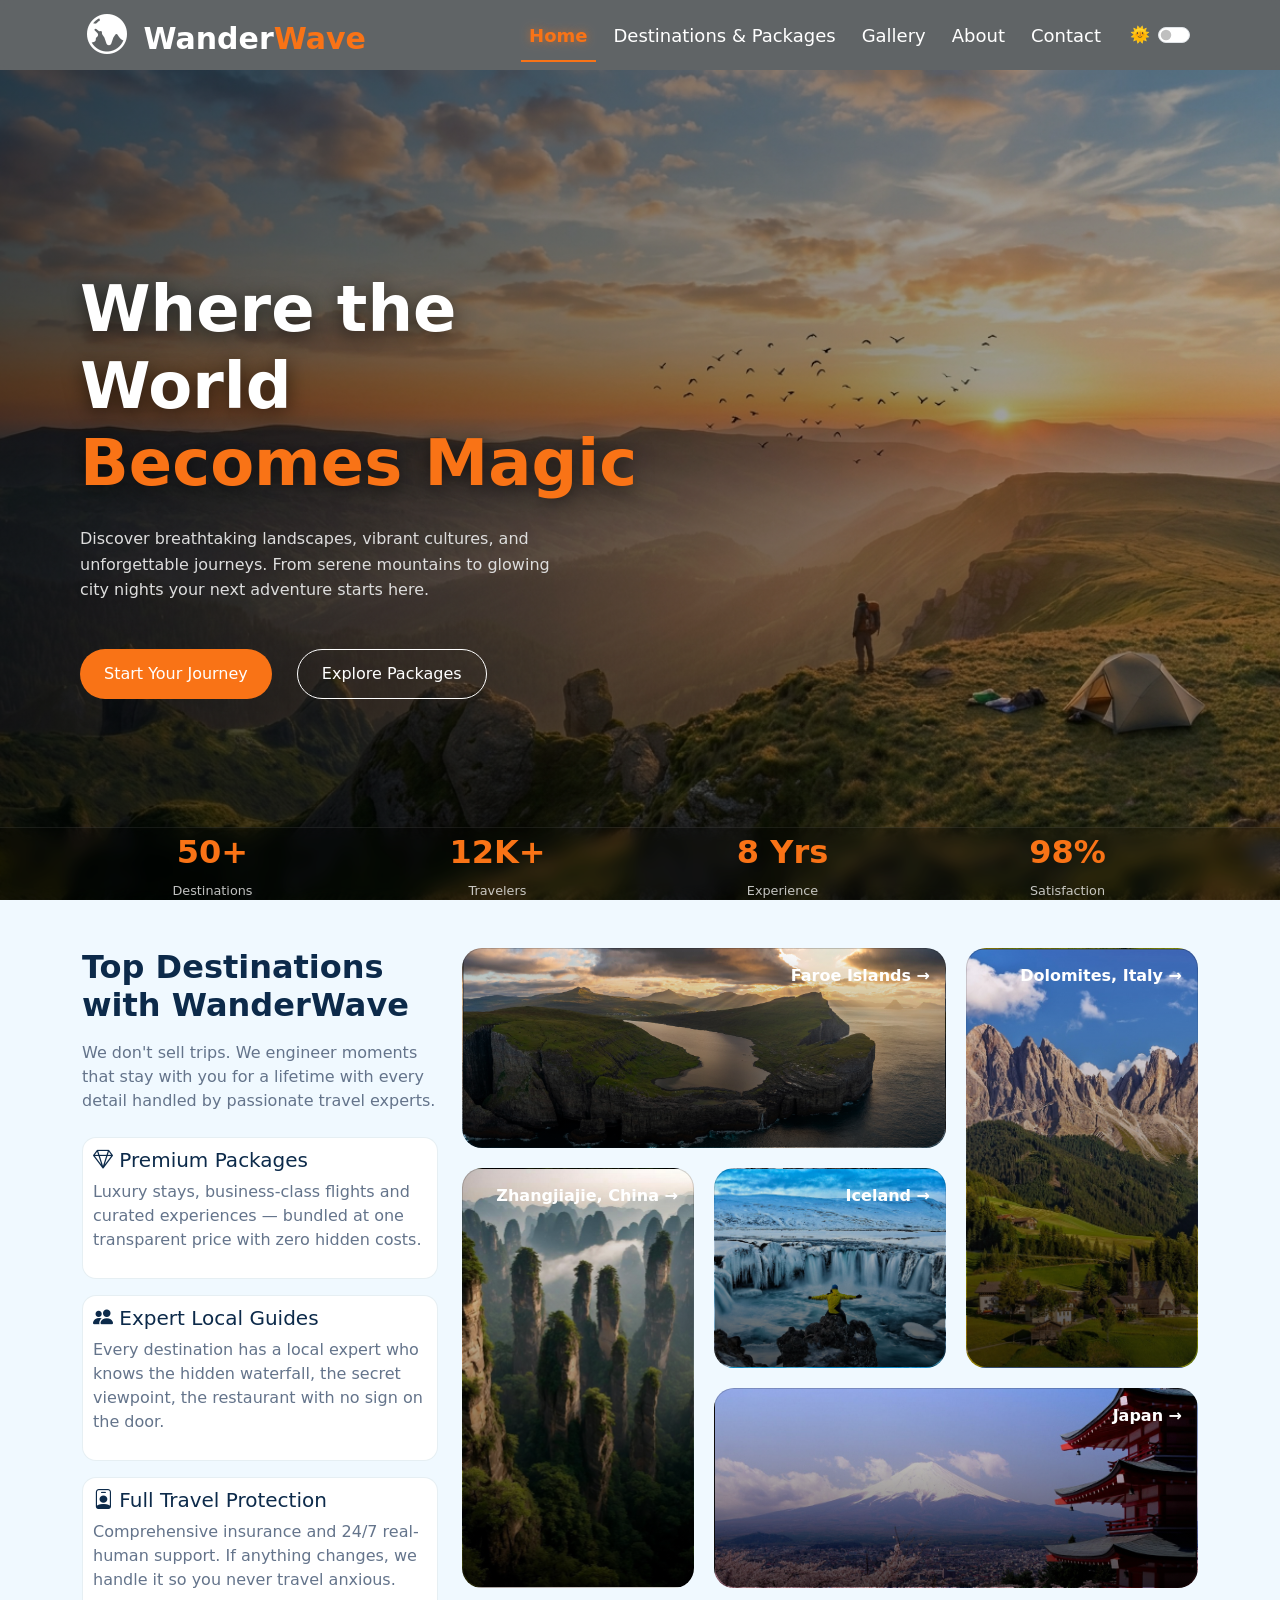
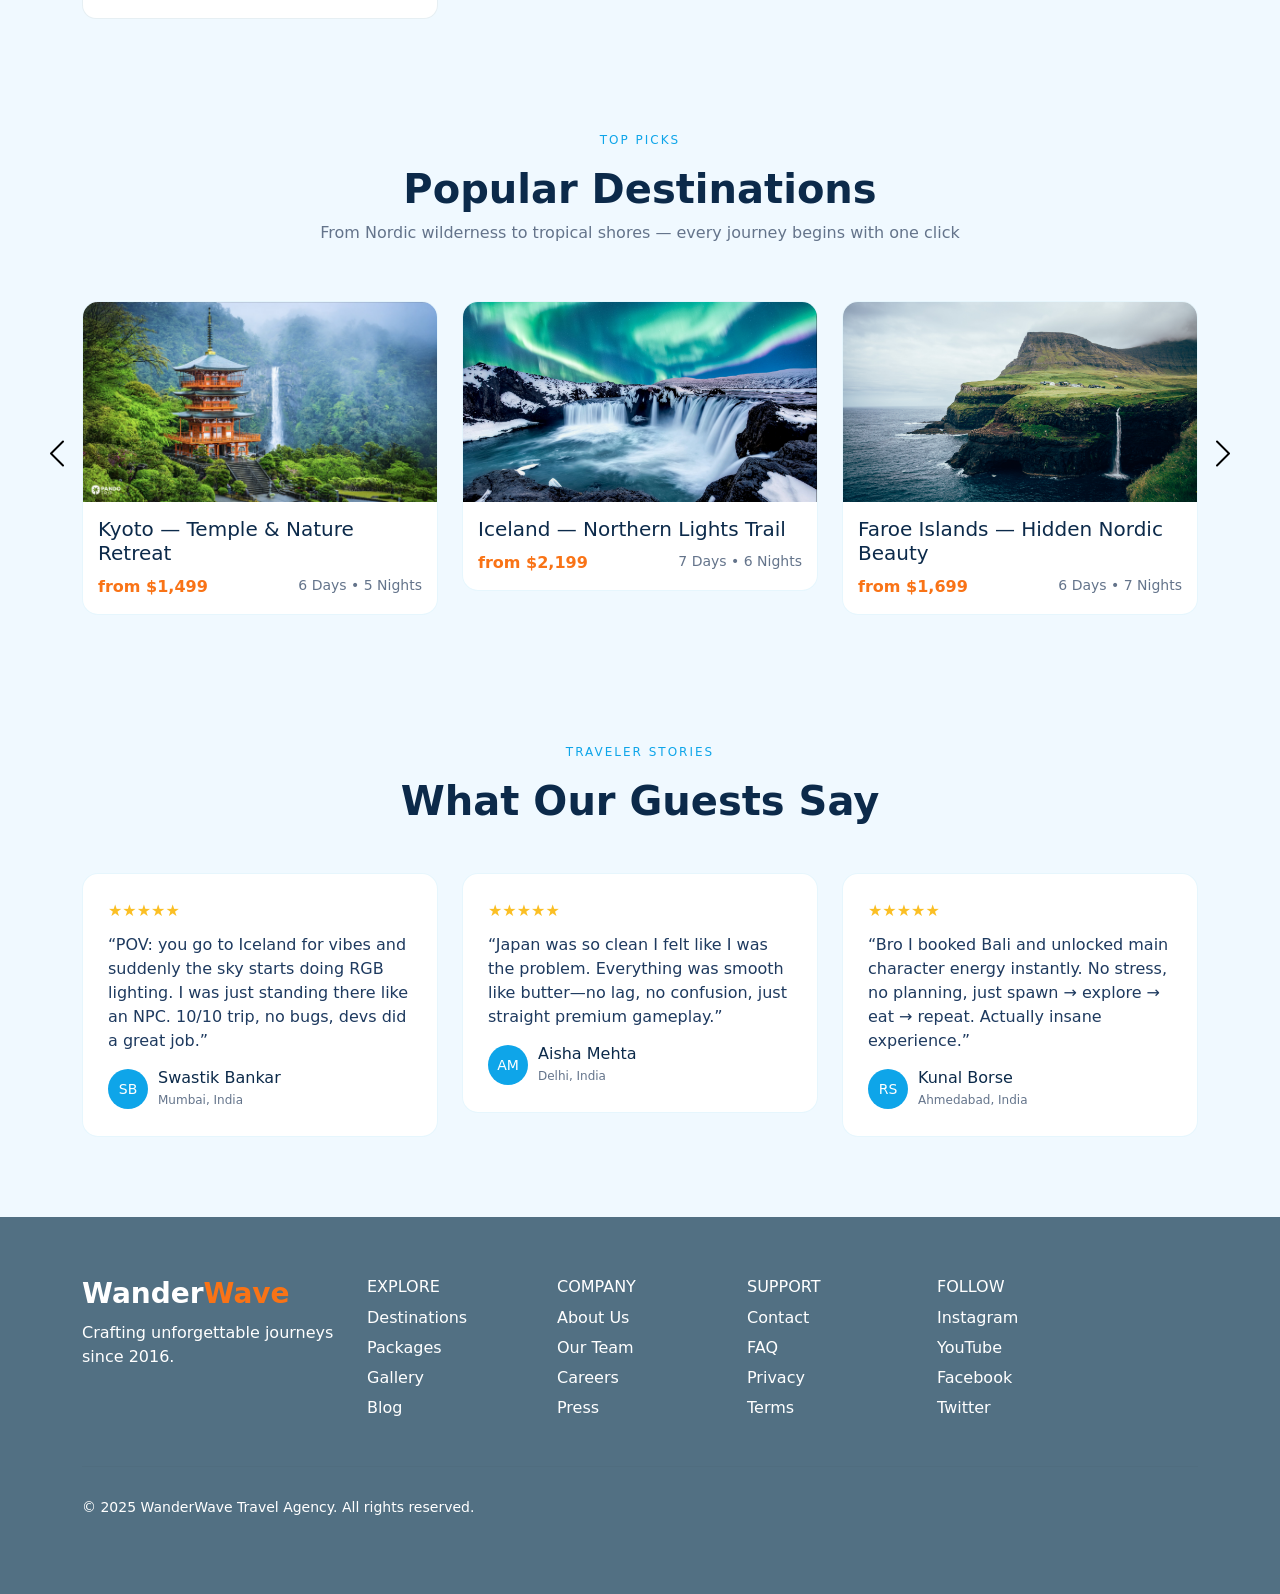
<file: index.html>
<!DOCTYPE html>
<html lang="en">
<head>
  <meta charset="UTF-8">
  <meta name="viewport" content="width=device-width, initial-scale=1.0">
  <title>WanderWave</title>
   <link rel="icon" href="images/favicon.ico">
  

  <link rel="stylesheet" href="https://cdn.jsdelivr.net/npm/bootstrap-icons@1.13.1/font/bootstrap-icons.min.css">

  

  <link href="https://cdn.jsdelivr.net/npm/bootstrap@5.3.8/dist/css/bootstrap.min.css" rel="stylesheet">
  <link rel="stylesheet" href="css/style.css">



  <link href="https://unpkg.com/aos@2.3.1/dist/aos.css" rel="stylesheet">


 


</head>
<body>

<!-- Navbar -->
<nav class="navbar navbar-expand-lg ">
  <div class="container">
    <a class="navbar-brand" href="index.html"> <i class="bi bi-globe-central-south-asia"></i> Wander<span class="wave">Wave</span></a>

    <button class="navbar-toggler" type="button" data-bs-toggle="collapse" data-bs-target="#navbarNavDropdown">
      <span class="navbar-toggler-icon"></span>
    </button>

    <div class="collapse navbar-collapse" id="navbarNavDropdown">
      <ul class="navbar-nav ms-auto">
        <li class="nav-item"><a class="nav-link active" href="index.html">Home</a></li>
        <li class="nav-item"><a class="nav-link " href="destinations.html">Destinations & Packages</a></li>
        
        <li class="nav-item"><a class="nav-link " href="gallery.html">Gallery</a></li>
        <li class="nav-item"><a class="nav-link " href="about.html">About</a></li>
        <li class="nav-item"><a class="nav-link " href="contact.html">Contact</a></li>

        <li class="toggle nav-item ms-3 d-flex align-items-center gap-2">

  <!-- Emoji -->
  <span id="themeIcon">🌞</span>

  <!-- Toggle -->
  <div class="form-check form-switch m-0">
    <input class="form-check-input" type="checkbox" id="themeToggle">
  </div>

</li>

        
        
      </ul>
    </div>
    
  </div>
</nav>


<section class="hero">
  <div class="hero-content">
    
    <h1>
  Where the World <br>
  <span class="highlight">Becomes Magic</span>
</h1>

<p class="hero-desc">
  Discover breathtaking landscapes, vibrant cultures, and unforgettable journeys. 
  From serene mountains to glowing city nights your next adventure starts here.
</p>

<div class="hero-btns">
  <button class="btn-main" onclick="window.location.href='contact.html'">Start Your Journey</button>
  <button class="btn-outline" onclick="window.location.href='destinations.html'">Explore Packages</button>
</div>


  </div>
</section>



<!-- STATS BAR -->
<div class="stats-bar fade-up-5">
    <div class="container">
      <div class="row text-center">
        <div class="col-3 stat"><div class="stat-n">50+</div><div class="stat-l">Destinations</div></div>
        <div class="col-3 stat"><div class="stat-n">12K+</div><div class="stat-l">Travelers</div></div>
        <div class="col-3 stat"><div class="stat-n">8 Yrs</div><div class="stat-l">Experience</div></div>
        <div class="col-3 stat"><div class="stat-n">98%</div><div class="stat-l">Satisfaction</div></div>
      </div>
    </div>
  </div>





  <section class="destinations py-5">
  <div class="container">
    <div class="row">

      <!-- LEFT CONTENT -->
      <div class="col-lg-4">
        <h2 class="fw-bold mb-3">Top Destinations with WanderWave</h2>
        <p class="text-muted mb-4">
          We don't sell trips. We engineer moments that stay with you for a lifetime with every detail handled by passionate travel experts.
        </p>

        <!-- Feature Cards -->
        <div class="feature-card mb-3" data-aos="fade-up-right" data-aos-delay="200">
          <h5><i class="bi bi-gem"></i>  Premium Packages</h5>
          <p>Luxury stays, business-class flights and curated experiences — bundled at one transparent price with zero hidden costs.</p>
        </div>

        <div class="feature-card mb-3" data-aos="fade-up-right" data-aos-delay="200">
          <h5><i class="bi bi-people-fill"></i>  Expert Local Guides</h5>
          <p>Every destination has a local expert who knows the hidden waterfall, the secret viewpoint, the restaurant with no sign on the door.</p>
        </div>

        <div class="feature-card mb-3" data-aos="fade-up-right" data-aos-delay="200">
          <h5><i class="bi bi-person-badge"></i> Full Travel Protection</h5>
          <p>Comprehensive insurance and 24/7 real-human support. If anything changes, we handle it so you never travel anxious.</p>
        </div>

        
      </div>

      <!-- RIGHT GRID -->
      <div class="col-lg-8">
  <div class="dest-grid">

    <div class="grid-item japan" data-aos="fade-right" data-aos-delay="200">
      <div class="card">
        <span>Faroe Islands →</span>
      </div>
    </div>

    <div class="grid-item korea" data-aos="fade-down" data-aos-delay="200">
      <div class="card">
        <span>Dolomites, Italy →</span>
      </div>
    </div>

    <div class="grid-item malaysia" data-aos="fade-up" data-aos-delay="200">
      <div class="card">
        <span>Zhangjiajie, China →</span>
      </div>
    </div>

    <div class="grid-item bali" data-aos="flip-up" data-aos-delay="200">
      <div class="card">
        <span>Iceland →</span>
      </div>
    </div>

    <div class="grid-item vietnam" data-aos="fade-left" data-aos-delay="200">
      <div class="card">
        <span>Japan →</span>
      </div>
    </div>

  </div>
</div>
    </div>
  </div>
</section>




<section class="popular-section py-5">
  <div class="container">

    <!-- Heading -->
    <div class="text-center mb-5">
      <p class="small-title">TOP PICKS</p>
      <h2 class="main-title">Popular Destinations</h2>
      <p class="sub-title">
        From Nordic wilderness to tropical shores — every journey begins with one click
      </p>
    </div>

    <!-- Carousel -->
    <div id="cardCarousel" class="carousel slide" data-bs-ride="carousel">
      
      <div class="carousel-inner">

        <!-- Slide 1 -->
        <div class="carousel-item active">
          <div class="row g-4">

            <div class="col-md-4" data-aos="fade-up" data-aos-delay="100">
              <div class="card-custom">
                <img src="../images/Popular/d1.png" class="card-img">
                <div class="card-body">
                  <h5>Kyoto — Temple & Nature Retreat</h5>
                  <div class="card-bottom">
                    <span class="price">from $1,499</span>
                    <span class="days">6 Days • 5 Nights</span>
                  </div>
                </div>
              </div>
            </div>

            <div class="col-md-4" data-aos="fade-up" data-aos-delay="100">
              <div class="card-custom" >
                <img src="../images/Popular/d2.png" class="card-img">
                <div class="card-body">
                  <h5>Iceland — Northern Lights Trail</h5>
                  <div class="card-bottom">
                    <span class="price">from $2,199</span>
                    <span class="days">7 Days • 6 Nights</span>
                  </div>
                </div>
              </div>
            </div>

            <div class="col-md-4" data-aos="fade-up" data-aos-delay="100">
              <div class="card-custom">
                <img src="../images/Popular/d3.png" class="card-img">
                <div class="card-body">
                  <h5>Faroe Islands — Hidden Nordic Beauty</h5>
                  <div class="card-bottom">
                    <span class="price">from $1,699</span>
                    <span class="days">6 Days • 7 Nights</span>
                  </div>
                </div>
              </div>
            </div>

          </div>
        </div>

        <!-- Slide 2 -->
        <div class="carousel-item">
          <div class="row g-4">

            <div class="col-md-4" data-aos="fade-up" data-aos-delay="100">
              <div class="card-custom">
                <img src="../images/Popular/d4.png" class="card-img">
                <div class="card-body">
                  <h5>Santorini — Sunset Paradise</h5>
                  <div class="card-bottom">
                    <span class="price">from $1,499</span>
                    <span class="days">6 Days • 5 Nights</span>
                  </div>
                </div>
              </div>
            </div>

            <div class="col-md-4" data-aos="fade-up" data-aos-delay="100">
              <div class="card-custom">
                <img src="../images/Popular/d5.png" class="card-img">
                <div class="card-body">
                  <h5>Dolomites — Alpine Escape</h5>
                  <div class="card-bottom">
                    <span class="price">from $1,699</span>
                    <span class="days">6 Days • 5 Nights</span>
                  </div>
                </div>
              </div>
            </div>

            <div class="col-md-4" data-aos="fade-up" data-aos-delay="100">
              <div class="card-custom">
                <img src="../images/Popular/d6.png" class="card-img">
                <div class="card-body">
                  <h5>Zhangjiajie — Avatar Mountains</h5>
                  <div class="card-bottom">
                    <span class="price">from $1,700</span>
                    <span class="days">9 Days • 8 Nights</span>
                  </div>
                </div>
              </div>
            </div>

          </div>
        </div>

      </div>

      <!-- Controls -->
      <button class="carousel-control-prev" type="button" data-bs-target="#cardCarousel" data-bs-slide="prev">
        <span class="carousel-control-prev-icon"></span>
      </button>

      <button class="carousel-control-next" type="button" data-bs-target="#cardCarousel" data-bs-slide="next">
        <span class="carousel-control-next-icon"></span>
      </button>

    </div>
  </div>
</section>



<section class="testi-section">
  <div class="container">

    <div class="text-center mb-5">
      <p class="small-title">TRAVELER STORIES</p>
      <h2 class="main-title">What Our Guests Say</h2>
    </div>

    <div class="row g-4">

      <div class="col-md-4">
        <div class="testi-card" data-aos="fade-up" data-aos-delay="300">
          <div class="stars">★★★★★</div>
          <p class="testi-text">
            “POV: you go to Iceland for vibes and suddenly the sky starts doing RGB lighting. I was just standing there like an NPC. 10/10 trip, no bugs, devs did a great job.”
          </p>

          <div class="user">
            <div class="avatar">SB</div>
            <div>
              <h6>Swastik Bankar</h6>
              <span>Mumbai, India</span>
            </div>
          </div>
        </div>
      </div>

      <div class="col-md-4">
        <div class="testi-card" data-aos="fade-up" data-aos-delay="100">
          <div class="stars">★★★★★</div>
          <p class="testi-text">
            “Japan was so clean I felt like I was the problem. Everything was smooth like butter—no lag, no confusion, just straight premium gameplay.”
          </p>

          <div class="user">
            <div class="avatar">AM</div>
            <div>
              <h6>Aisha Mehta</h6>
              <span>Delhi, India</span>
            </div>
          </div>
        </div>
      </div>

      <div class="col-md-4">
        <div class="testi-card" data-aos="fade-up" data-aos-delay="300">
          <div class="stars">★★★★★</div>
          <p class="testi-text">
            “Bro I booked Bali and unlocked main character energy instantly. No stress, no planning, just spawn → explore → eat → repeat. Actually insane experience.”
          </p>

          <div class="user">
            <div class="avatar">RS</div>
            <div>
              <h6>Kunal Borse</h6>
              <span>Ahmedabad, India</span>
            </div>
          </div>
        </div>
      </div>

    </div>
  </div>
</section>



<footer class="footer-section">
  <div class="container">

    <div class="row">

      <!-- LEFT -->
      <div class="col-md-3">
        <h3 class="logo">Wander<span>Wave</span></h3>
        <p class="tagline">
          Crafting unforgettable journeys since 2016.
        </p>
      </div>

      <!-- EXPLORE -->
      <div class="col-md-2">
        <h6>EXPLORE</h6>
        <ul>
          <li>Destinations</li>
          <li>Packages</li>
          <li>Gallery</li>
          <li>Blog</li>
        </ul>
      </div>

      <!-- COMPANY -->
      <div class="col-md-2">
        <h6>COMPANY</h6>
        <ul>
          <li>About Us</li>
          <li>Our Team</li>
          <li>Careers</li>
          <li>Press</li>
        </ul>
      </div>

      <!-- SUPPORT -->
      <div class="col-md-2">
        <h6>SUPPORT</h6>
        <ul>
          <li>Contact</li>
          <li>FAQ</li>
          <li>Privacy</li>
          <li>Terms</li>
        </ul>
      </div>

      <!-- FOLLOW -->
      <div class="col-md-3">
        <h6>FOLLOW</h6>
        <ul>
          <li>Instagram</li>
          <li>YouTube</li>
          <li>Facebook</li>
          <li>Twitter</li>
        </ul>
      </div>

    </div>

    <hr>

    <p class="copyright">
      © 2025 WanderWave Travel Agency. All rights reserved.
    </p>

  </div>
</footer>




<!--Bootstrap JS -->
<script src="https://cdn.jsdelivr.net/npm/bootstrap@5.3.8/dist/js/bootstrap.bundle.min.js"></script>
<script src="js/toggle.js"></script>

<script src="https://unpkg.com/aos@2.3.1/dist/aos.js"></script>
<script>
  AOS.init({
    duration: 800,
    once: true
  });
</script>

</body>
</html>
</file>
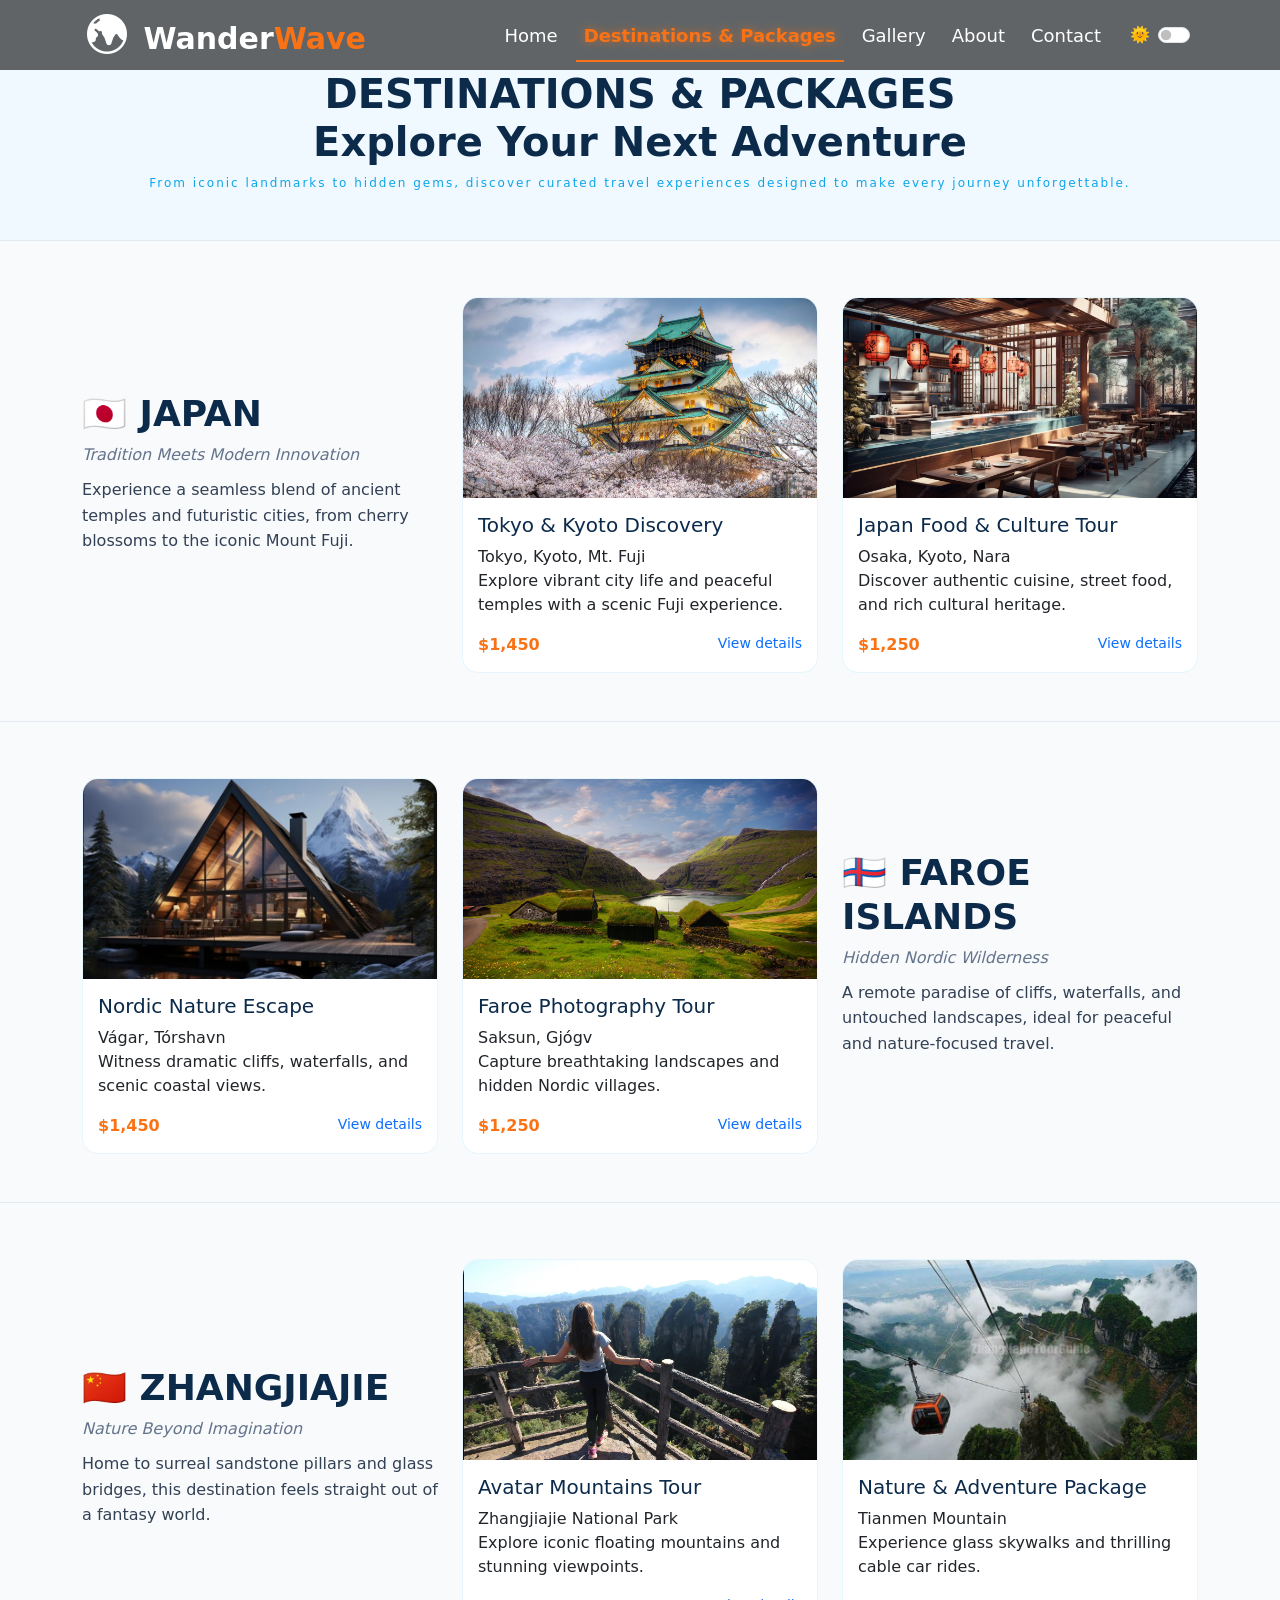
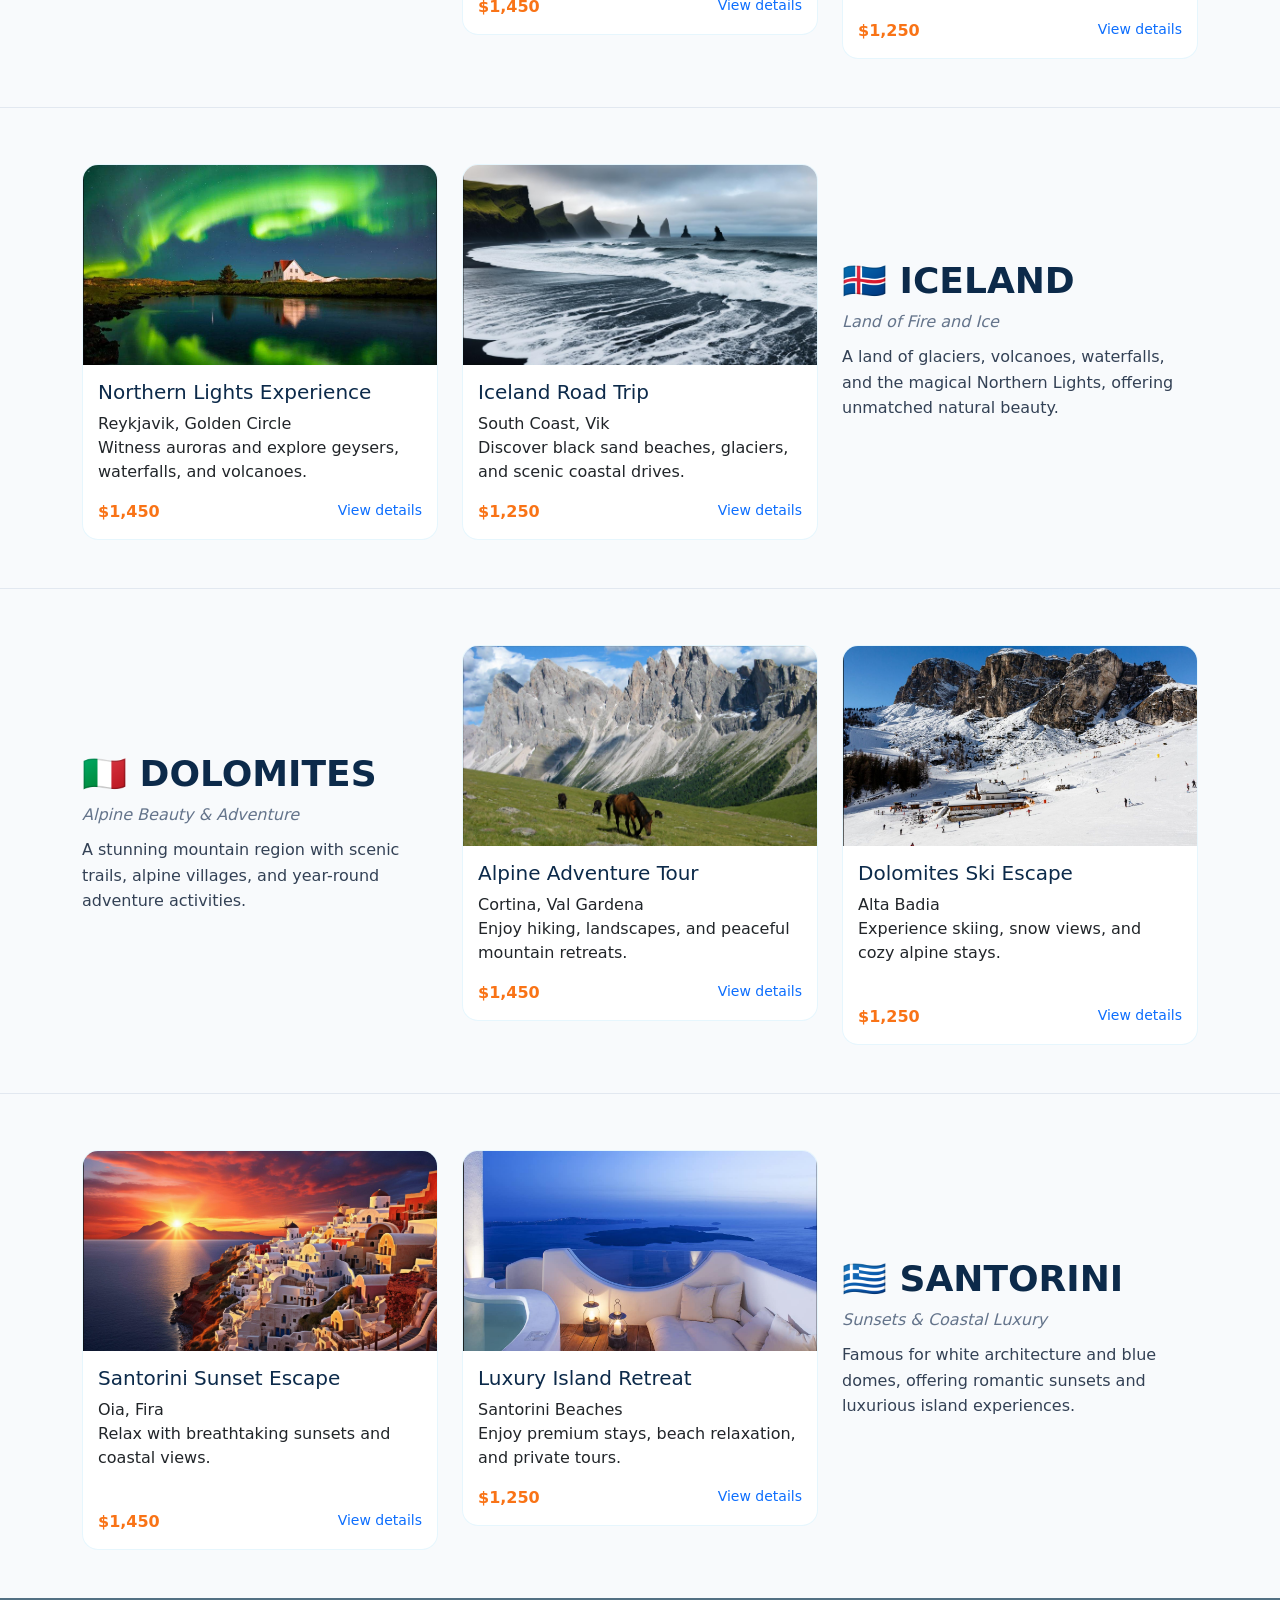
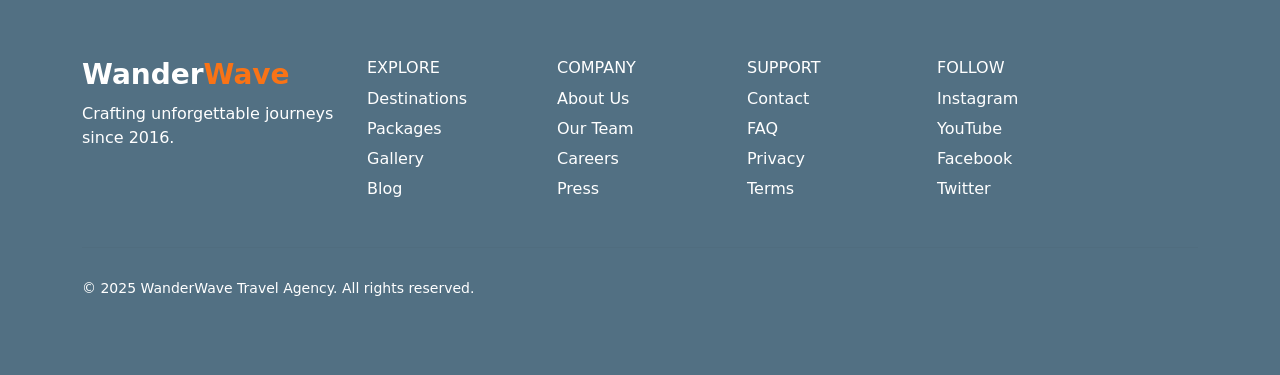
<file: destinations.html>
<!doctype html>
<html lang="en">
  <head>
    <meta charset="UTF-8" />
    <meta name="viewport" content="width=device-width, initial-scale=1.0" />
    <title>WanderWave</title>
   <link rel="icon" href="images/favicon.ico">

    <link
      rel="stylesheet"
      href="https://cdn.jsdelivr.net/npm/bootstrap-icons@1.13.1/font/bootstrap-icons.min.css"
    />

    <link
      href="https://cdn.jsdelivr.net/npm/bootstrap@5.3.8/dist/css/bootstrap.min.css"
      rel="stylesheet"
    />
    <link rel="stylesheet" href="css/style.css" />

    <link href="https://unpkg.com/aos@2.3.1/dist/aos.css" rel="stylesheet" />
    <link rel="icon" type="image/png" sizes="32x32" href="/favicon-32x32.png">
  </head>
  <body>
    <!-- Navbar -->
    <nav class="navbar navbar-expand-lg">
      <div class="container">
        <a class="navbar-brand" href="index.html">
          <i class="bi bi-globe-central-south-asia"></i> Wander<span
            class="wave"
            >Wave</span
          ></a
        >

        <button
          class="navbar-toggler"
          type="button"
          data-bs-toggle="collapse"
          data-bs-target="#navbarNavDropdown"
        >
          <span class="navbar-toggler-icon"></span>
        </button>

        <div class="collapse navbar-collapse" id="navbarNavDropdown">
          <ul class="navbar-nav ms-auto">
            <li class="nav-item">
              <a class="nav-link" href="index.html">Home</a>
            </li>
            <li class="nav-item">
              <a class="nav-link active" href="destinations.html"
                >Destinations & Packages</a
              >
            </li>

            <li class="nav-item">
              <a class="nav-link" href="gallery.html">Gallery</a>
            </li>
            <li class="nav-item">
              <a class="nav-link" href="about.html">About</a>
            </li>
            <li class="nav-item">
              <a class="nav-link" href="contact.html">Contact</a>
            </li>

            <li class="toggle nav-item ms-3 d-flex align-items-center gap-2">
              <!-- Emoji -->
              <span id="themeIcon">🌞</span>

              <!-- Toggle -->
              <div class="form-check form-switch m-0">
                <input
                  class="form-check-input"
                  type="checkbox"
                  id="themeToggle"
                />
              </div>
            </li>
          </ul>
        </div>
      </div>
    </nav>

    <div class="text-center mb-5">
      <h2 class="main-title">
        DESTINATIONS & PACKAGES <br />
        Explore Your Next Adventure
      </h2>
      <p class="small-title">
        From iconic landmarks to hidden gems, discover curated travel
        experiences designed to make every journey unforgettable.
      </p>
    </div>

    <section class="destination-block py-5">
      <div class="container">
        <div class="row align-items-center">
          <!-- LEFT: INFO -->
          <div class="col-lg-4" data-aos="fade-right" data-aos-delay="200">
            <h2 class="dest-title">🇯🇵 JAPAN</h2>
            <p class="dest-tag">Tradition Meets Modern Innovation</p>
            <p class="dest-desc">
              Experience a seamless blend of ancient temples and futuristic
              cities, from cherry blossoms to the iconic Mount Fuji.
            </p>
          </div>

          <!-- RIGHT: PACKAGES -->
          <div class="col-lg-8">
            <div class="row g-4">
              <!-- CARD 1 -->
              <div class="col-md-6" data-aos="fade-up" data-aos-delay="300">
                <div class="card-custom">
                  <img src="images/dandp/p1.png" class="card-img" />
                  <div class="card-body">
                    <h5>Tokyo & Kyoto Discovery</h5>
                    <p>
                      Tokyo, Kyoto, Mt. Fuji <br />
                      Explore vibrant city life and peaceful temples with a
                      scenic Fuji experience.
                    </p>
                    <div class="card-bottom">
                      <span class="price">$1,450</span>
                      <span class="days"><a href="#">View details</a></span>
                    </div>
                  </div>
                </div>
              </div>

              <!-- CARD 2 -->
              <div class="col-md-6" data-aos="fade-up" data-aos-delay="300">
                <div class="card-custom">
                  <img src="images/dandp/p2.png" class="card-img" />
                  <div class="card-body">
                    <h5>Japan Food & Culture Tour</h5>
                    <p>
                      Osaka, Kyoto, Nara <br />
                      Discover authentic cuisine, street food, and rich cultural
                      heritage.
                    </p>
                    <div class="card-bottom">
                      <span class="price">$1,250</span>
                      <span class="days"><a href="#">View details</a></span>
                    </div>
                  </div>
                </div>
              </div>
            </div>
          </div>
        </div>
      </div>
    </section>

    <section class="destination-block py-5">
      <div class="container">
        <div class="row align-items-center flex-lg-row-reverse">
          <!-- LEFT: INFO -->
          <div class="col-lg-4" data-aos="fade-left" data-aos-delay="300">
            <h2 class="dest-title">🇫🇴 FAROE ISLANDS</h2>
            <p class="dest-tag">Hidden Nordic Wilderness</p>
            <p class="dest-desc">
              A remote paradise of cliffs, waterfalls, and untouched landscapes,
              ideal for peaceful and nature-focused travel.
            </p>
          </div>

          <!-- RIGHT: PACKAGES -->
          <div class="col-lg-8">
            <div class="row g-4">
              <!-- CARD 1 -->
              <div class="col-md-6" data-aos="fade-up" data-aos-delay="300">
                <div class="card-custom">
                  <img src="images/dandp/p3.png" class="card-img" />
                  <div class="card-body">
                    <h5>Nordic Nature Escape</h5>
                    <p>
                      Vágar, Tórshavn <br />
                      Witness dramatic cliffs, waterfalls, and scenic coastal
                      views.
                    </p>
                    <div class="card-bottom">
                      <span class="price">$1,450</span>
                      <span class="days"><a href="#">View details</a></span>
                    </div>
                  </div>
                </div>
              </div>

              <!-- CARD 2 -->
              <div class="col-md-6" data-aos="fade-up" data-aos-delay="300">
                <div class="card-custom">
                  <img src="images/dandp/p4.png" class="card-img" />
                  <div class="card-body">
                    <h5>Faroe Photography Tour</h5>
                    <p>
                      Saksun, Gjógv <br />
                      Capture breathtaking landscapes and hidden Nordic
                      villages.
                    </p>
                    <div class="card-bottom">
                      <span class="price">$1,250</span>
                      <span class="days"><a href="#">View details</a></span>
                    </div>
                  </div>
                </div>
              </div>
            </div>
          </div>
        </div>
      </div>
    </section>

    <section class="destination-block py-5">
      <div class="container">
        <div class="row align-items-center">
          <!-- LEFT: INFO -->
          <div class="col-lg-4" data-aos="fade-right" data-aos-delay="300">
            <h2 class="dest-title">🇨🇳 ZHANGJIAJIE</h2>
            <p class="dest-tag">Nature Beyond Imagination</p>
            <p class="dest-desc">
              Home to surreal sandstone pillars and glass bridges, this
              destination feels straight out of a fantasy world.
            </p>
          </div>

          <!-- RIGHT: PACKAGES -->
          <div class="col-lg-8">
            <div class="row g-4">
              <!-- CARD 1 -->
              <div class="col-md-6" data-aos="fade-up" data-aos-delay="300">
                <div class="card-custom">
                  <img src="images/dandp/p5.png" class="card-img" />
                  <div class="card-body">
                    <h5>Avatar Mountains Tour</h5>
                    <p>
                      Zhangjiajie National Park <br />
                      Explore iconic floating mountains and stunning viewpoints.
                    </p>
                    <div class="card-bottom">
                      <span class="price">$1,450</span>
                      <span class="days"><a href="#">View details</a></span>
                    </div>
                  </div>
                </div>
              </div>

              <!-- CARD 2 -->
              <div class="col-md-6" data-aos="fade-up" data-aos-delay="300">
                <div class="card-custom">
                  <img src="images/dandp/p6.png" class="card-img" />
                  <div class="card-body">
                    <h5>Nature & Adventure Package</h5>
                    <p>
                      Tianmen Mountain <br />
                      Experience glass skywalks and thrilling cable car rides.
                      <br /><br />
                    </p>
                    <div class="card-bottom">
                      <span class="price">$1,250</span>
                      <span class="days"><a href="#">View details</a></span>
                    </div>
                  </div>
                </div>
              </div>
            </div>
          </div>
        </div>
      </div>
    </section>

    <section class="destination-block py-5">
      <div class="container">
        <div class="row align-items-center flex-lg-row-reverse">
          <!-- LEFT: INFO -->
          <div class="col-lg-4" data-aos="fade-left" data-aos-delay="300">
            <h2 class="dest-title">🇮🇸 ICELAND</h2>
            <p class="dest-tag">Land of Fire and Ice</p>
            <p class="dest-desc">
              A land of glaciers, volcanoes, waterfalls, and the magical
              Northern Lights, offering unmatched natural beauty.
            </p>
          </div>

          <!-- RIGHT: PACKAGES -->
          <div class="col-lg-8">
            <div class="row g-4">
              <!-- CARD 1 -->
              <div class="col-md-6" data-aos="fade-up" data-aos-delay="300">
                <div class="card-custom">
                  <img src="images/dandp/p7.png" class="card-img" />
                  <div class="card-body">
                    <h5>Northern Lights Experience</h5>
                    <p>
                      Reykjavik, Golden Circle <br />
                      Witness auroras and explore geysers, waterfalls, and
                      volcanoes.
                    </p>
                    <div class="card-bottom">
                      <span class="price">$1,450</span>
                      <span class="days"><a href="#">View details</a></span>
                    </div>
                  </div>
                </div>
              </div>

              <!-- CARD 2 -->
              <div class="col-md-6" data-aos="fade-up" data-aos-delay="300">
                <div class="card-custom">
                  <img src="images/dandp/p8.png" class="card-img" />
                  <div class="card-body">
                    <h5>Iceland Road Trip</h5>
                    <p>
                      South Coast, Vik <br />
                      Discover black sand beaches, glaciers, and scenic coastal
                      drives.
                    </p>
                    <div class="card-bottom">
                      <span class="price">$1,250</span>
                      <span class="days"><a href="#">View details</a></span>
                    </div>
                  </div>
                </div>
              </div>
            </div>
          </div>
        </div>
      </div>
    </section>

    <section class="destination-block py-5">
      <div class="container">
        <div class="row align-items-center">
          <!-- LEFT: INFO -->
          <div class="col-lg-4" data-aos="fade-right" data-aos-delay="300">
            <h2 class="dest-title">🇮🇹 DOLOMITES</h2>
            <p class="dest-tag">Alpine Beauty & Adventure</p>
            <p class="dest-desc">
              A stunning mountain region with scenic trails, alpine villages,
              and year-round adventure activities.
            </p>
          </div>

          <!-- RIGHT: PACKAGES -->
          <div class="col-lg-8">
            <div class="row g-4">
              <!-- CARD 1 -->
              <div class="col-md-6" data-aos="fade-up" data-aos-delay="300">
                <div class="card-custom">
                  <img src="images/dandp/p9.png" class="card-img" />
                  <div class="card-body">
                    <h5>Alpine Adventure Tour</h5>
                    <p>
                      Cortina, Val Gardena <br />
                      Enjoy hiking, landscapes, and peaceful mountain retreats.
                    </p>
                    <div class="card-bottom">
                      <span class="price">$1,450</span>
                      <span class="days"><a href="#">View details</a></span>
                    </div>
                  </div>
                </div>
              </div>

              <!-- CARD 2 -->
              <div class="col-md-6" data-aos="fade-up" data-aos-delay="300">
                <div class="card-custom">
                  <img src="images/dandp/p10.png" class="card-img" />
                  <div class="card-body">
                    <h5>Dolomites Ski Escape</h5>
                    <p>
                      Alta Badia <br />
                      Experience skiing, snow views, and cozy alpine stays.
                      <br />
                      <br />
                    </p>
                    <div class="card-bottom">
                      <span class="price">$1,250</span>
                      <span class="days"><a href="#">View details</a></span>
                    </div>
                  </div>
                </div>
              </div>
            </div>
          </div>
        </div>
      </div>
    </section>

    <section class="destination-block py-5">
      <div class="container">
        <div class="row align-items-center flex-lg-row-reverse">
          <!-- LEFT: INFO -->
          <div class="col-lg-4" data-aos="fade-left" data-aos-delay="300">
            <h2 class="dest-title">🇬🇷 SANTORINI</h2>
            <p class="dest-tag">Sunsets & Coastal Luxury</p>
            <p class="dest-desc">
              Famous for white architecture and blue domes, offering romantic
              sunsets and luxurious island experiences.
            </p>
          </div>

          <!-- RIGHT: PACKAGES -->
          <div class="col-lg-8">
            <div class="row g-4">
              <!-- CARD 1 -->
              <div class="col-md-6" data-aos="fade-up" data-aos-delay="300">
                <div class="card-custom">
                  <img src="images/dandp/p11.png" class="card-img" />
                  <div class="card-body">
                    <h5>Santorini Sunset Escape</h5>
                    <p>
                      Oia, Fira <br />
                      Relax with breathtaking sunsets and coastal views.
                      <br /><br />
                    </p>
                    <div class="card-bottom">
                      <span class="price">$1,450</span>
                      <span class="days"><a href="#">View details</a></span>
                    </div>
                  </div>
                </div>
              </div>

              <!-- CARD 2 -->
              <div class="col-md-6" data-aos="fade-up" data-aos-delay="300">
                <div class="card-custom">
                  <img src="images/dandp/p12.png" class="card-img" />
                  <div class="card-body">
                    <h5>Luxury Island Retreat</h5>
                    <p>
                      Santorini Beaches <br />
                      Enjoy premium stays, beach relaxation, and private tours.
                    </p>
                    <div class="card-bottom">
                      <span class="price">$1,250</span>
                      <span class="days"><a href="#">View details</a></span>
                    </div>
                  </div>
                </div>
              </div>
            </div>
          </div>
        </div>
      </div>
    </section>

    <footer class="footer-section">
      <div class="container">
        <div class="row">
          <!-- LEFT -->
          <div class="col-md-3">
            <h3 class="logo">Wander<span>Wave</span></h3>
            <p class="tagline">Crafting unforgettable journeys since 2016.</p>
          </div>

          <!-- EXPLORE -->
          <div class="col-md-2">
            <h6>EXPLORE</h6>
            <ul>
              <li>Destinations</li>
              <li>Packages</li>
              <li>Gallery</li>
              <li>Blog</li>
            </ul>
          </div>

          <!-- COMPANY -->
          <div class="col-md-2">
            <h6>COMPANY</h6>
            <ul>
              <li>About Us</li>
              <li>Our Team</li>
              <li>Careers</li>
              <li>Press</li>
            </ul>
          </div>

          <!-- SUPPORT -->
          <div class="col-md-2">
            <h6>SUPPORT</h6>
            <ul>
              <li>Contact</li>
              <li>FAQ</li>
              <li>Privacy</li>
              <li>Terms</li>
            </ul>
          </div>

          <!-- FOLLOW -->
          <div class="col-md-3">
            <h6>FOLLOW</h6>
            <ul>
              <li>Instagram</li>
              <li>YouTube</li>
              <li>Facebook</li>
              <li>Twitter</li>
            </ul>
          </div>
        </div>

        <hr />

        <p class="copyright">
          © 2025 WanderWave Travel Agency. All rights reserved.
        </p>
      </div>
    </footer>

    <!--Bootstrap JS -->
    <script src="https://cdn.jsdelivr.net/npm/bootstrap@5.3.8/dist/js/bootstrap.bundle.min.js"></script>
    <script src="js/toggle.js"></script>

    <script src="https://unpkg.com/aos@2.3.1/dist/aos.js"></script>
    <script>
      AOS.init({
        duration: 800,
        once: true,
      });
    </script>
  </body>
</html>
</file>
<file: css/style.css>
body { margin: 0; }

.navbar .container {
  border-radius: 0;
}
body {
  padding-top: 70px;
}
body {
  background: #f0f9ff;
}


















/* navbar */
.navbar {
  position: fixed;
  top: 0;
  width: 100%;
  z-index: 1000;
  background: rgba(0,0,0,0.6);
  backdrop-filter: blur(6px);
  padding: 0;
}

/* hero */
.hero {
  position: relative;
  height: calc(100vh - 70px); /* accounts for fixed navbar */
  overflow: hidden;
  display: flex;
  align-items: center;
}


.hero::before {
  content: "";
  position: absolute;
  inset: 0;

  background-image:
    linear-gradient(to right, rgba(0,0,0,0.65), rgba(0,0,0,0.3)),
    url('../images/Man_standing_on_202603282232.jpeg_202603292053.jpeg');

  background-size: cover;
  background-position: center;

  z-index: 0;
  animation: heroZoom 20s ease-in-out infinite;
}

.hero-content {
  position: relative;
  z-index: 2;
}


@keyframes heroZoom {
  0% { transform: scale(1); }
  50% { transform: scale(1.08); }
  100% { transform: scale(1); }
}



/* MOBILE FIX */
@media (max-width: 768px) {
  .stats-bar {
    position: relative;
    /* margin-top: 0px; */
  }
}



/* hero text */
.hero-content {
  height: 100%;
  display: flex;
  flex-direction: column;
  justify-content: center;

  padding-left: 80px;
  max-width: 650px;

  /* margin-left: 30px; */
}

/* navbar links */



/* ACTIVE NAV LINK */
.navbar .nav-link.active {
  color: #f97316 !important;
  font-weight: 600;
  position: relative;
  text-shadow: 0 0 10px rgba(249,115,22,0.6);
}

/* underline */
.navbar .nav-link.active::after {
  content: "";
  position: absolute;
  left: 0;
  bottom: -5px;
  width: 100%;
  height: 2px;
  background: #f97316;
}




.navbar a {
  color: white !important;
  font-size: large;
  font-weight: 500;
  margin: 0 5px;
}

.navbar .navbar-brand {
  font-size: 30px;
  font-weight: 700;
  color: #fff;
}

.navbar-brand i {
  margin-right: 6px;
  font-size: 40px;
}

.wave{
  color: #f97316;
}



.hero-tag {
  font-size: 12px;
  letter-spacing: 2px;
  color: #ddd;
  margin-bottom: 10px;
}

.hero-content h1 {
  font-size: 64px;
  font-weight: 700;
  line-height: 1.2;
  color: #ffffff; 
  text-shadow: 0 4px 20px rgba(0,0,0,0.6);
  margin-bottom: 10px;
}

.highlight {
  color: #f97316;
}

.hero-desc {
  margin-top: 15px;
  color: #ddd;
  max-width: 500px;
  line-height: 1.6;
}

.hero-btns {
  margin-top: 30px;
  gap: 15px;
  display: flex;
}

.btn-main {
  background: #f97316;
  color: white;
  padding: 12px 24px;
  border-radius: 30px;
  border: none;
}

.btn-outline {
  border: 1px solid white;
  color: white;
  padding: 12px 24px;
  border-radius: 30px;
  margin-left: 10px;
  background: transparent;
}



/* ===== DAY STATS ===== */
.stats-bar {
  position: absolute;
  bottom: 0;
  left: 0;
  right: 0;
  z-index: 3;

  background: rgba(0,0,0,0.22);
  backdrop-filter: blur(8px);
  border-top: 1px solid rgba(255,255,255,0.08);
  padding: 0;
  margin: -2px 0 0 0;
}

.stat {
  text-align: center;
}

.stat-n {
  
  font-size: 2rem;
  font-weight: 700;
  color: #f97316; /* ORANGE */
}

.stat-l {
  font-size: 0.8rem;
  color: rgba(255,255,255,0.75);
  margin-top: 5px;
}





/* ===== SECTION ===== */



/* ===== DESTINATION SECTION (DAY MODE FIX) ===== */
.destinations {
  background: #f0f9ff;
  padding: 60px 0;
}

/* heading */
.destinations h2 {
  color: #0c2a4a;
  font-weight: 700;
}

/* text */
.destinations p {
  color: #1e3a5f;
}

.destinations .text-muted {
  color: #64748b !important;
}

/* feature cards */
.feature-card {
  background: #ffffff;
  border: 1px solid rgba(10, 95, 134, 0.1);
  border-radius: 14px;
  padding: 10px;
}

.feature-card h5 {
  color: #0c2a4a;
}

.feature-card p {
  color: #64748b;
}


/* GRID */
.dest-grid {
  display: grid;
  grid-template-columns: repeat(3, 1fr);
  grid-auto-rows: 200px;
  gap: 20px;
}

/* GRID ITEM (IMPORTANT) */
.grid-item {
  position: relative;
  overflow: visible;
}

/* CARD */
.grid-item .card {
  height: 100%;
  width: 100%;
  border-radius: 20px;
  display: flex;
  align-items: flex-end;
  padding: 15px;
  color: #fff;
  font-weight: 700;
  background-size: cover;
  background-position: center;
  position: relative;
  transition: transform 0.4s ease, box-shadow 0.4s ease;
}

/* OVERLAY */
.grid-item .card::before {
  content: "";
  position: absolute;
  inset: 0;
  border-radius: 20px;
  background: linear-gradient(to top, rgba(0,0,0,0.7), transparent);
  pointer-events: none;
}

/* TEXT */
.grid-item .card span {
  position: relative;
  z-index: 2;
}

/* HOVER (FULL CARD SCALE) */
.grid-item:hover .card {
  transform: scale(1.06);
  z-index: 10;
  box-shadow: 0 20px 40px rgba(0,0,0,0.3);
}

/* ===== GRID SIZES + IMAGES ===== */

.japan {
  grid-column: span 2;
}
.japan .card {
  background-image: url('../images/dectination/Faroe Islands.png');
}

.korea {
  grid-row: span 2;
}
.korea .card {
  background-image: url('../images/dectination/Dolomites, Italy.png');
}

.malaysia {
  grid-row: span 2;
}
.malaysia .card {
  background-image: url('../images/dectination/Zhangjiajie, China.png');
}

.bali .card {
  background-image: url('../images/dectination/Iceland.png');
}

.vietnam {
  grid-column: span 2;
}
.vietnam .card {
  background-image: url('../images/dectination/japan.png');
}



/* =========================
   SECTION (DAY)
========================= */
.popular-section {
  background: #f0f9ff;
  padding: 80px 0;
}

/* HEADINGS (DAY) */
.small-title {
  color: #0ea5e9;
  font-size: 12px;
  letter-spacing: 2px;
}

.main-title {
  color: #0c2a4a;
  font-size: 40px;
  font-weight: 700;
}

.sub-title {
  color: #64748b;
}

/* =========================
   CARD (DAY)
========================= */
.card-custom {
  background: #ffffff;
  border-radius: 16px;
  overflow: hidden;
  border: 1px solid rgba(14,165,233,0.1);
  margin-top: 8px;
}

.card-img {
  width: 100%;
  height: 200px;
  object-fit: cover;
}

.card-body {
  padding: 15px;
}

.card-body h5 {
  color: #0c2a4a;
}

/* bottom */
.card-bottom {
  display: flex;
  justify-content: space-between;
  margin-top: 10px;
}

.price {
  color: #f97316;
  font-weight: 600;
}

.days {
  color: #64748b;
  font-size: 14px;
}

/* =========================
   DARK MODE
========================= */

body.dark-mode .popular-section {
  background: #0d0a1a;
}

/* HEADINGS (DARK) */
body.dark-mode .small-title {
  color: #a78bfa;
}

body.dark-mode .main-title {
  color: #ede9fe;
}

body.dark-mode .sub-title {
  color: rgba(237,233,254,0.8);
}

/* CARD (DARK) */
body.dark-mode .card-custom {
  background: #1a1030;
  border: 1px solid rgba(167,139,250,0.12);
}

body.dark-mode .card-body h5 {
  color: #ede9fe;
}

body.dark-mode .price {
  color: #fbbf24;
}

body.dark-mode .days {
  color: #a78bfa;
}

/* =========================
   CAROUSEL BUTTONS
========================= */
/* =========================
   FIX CAROUSEL BUTTON POSITION
========================= */

/* IMPORTANT: allow overflow */
.popular-section .container {
  overflow: visible;
}

#cardCarousel .carousel-control-prev,
#cardCarousel .carousel-control-next {
  position: absolute;
  top: 50%;
  transform: translateY(-50%);
  width: 50px;
  background: transparent;
  border-radius: 50%;
  opacity: 1;
  z-index: 10;
}

/* move only for homepage carousel */
#cardCarousel .carousel-control-prev {
  left: -50px;
}

#cardCarousel .carousel-control-next {
  right: -50px;
}

/* icon fix */
#cardCarousel .carousel-control-prev-icon,
#cardCarousel .carousel-control-next-icon {
  filter: invert(1);
}

/* SECTION */
.testi-section {
  background: #f0f9ff;
  padding: 80px 0;
}

/* HEADINGS */
.small-title {
  color: #0ea5e9;
  font-size: 12px;
  letter-spacing: 2px;
}

.main-title {
  color: #0c2a4a;
  font-weight: 700;
}

/* CARD */
.testi-card {
  background: #ffffff;
  border-radius: 16px;
  padding: 25px;
  border: 1px solid rgba(14,165,233,0.1);
}

/* STARS */
.stars {
  color: #fbbf24;
  margin-bottom: 10px;
}

/* TEXT */
.testi-text {
  color: #1e3a5f;
  margin-bottom: 15px;
}

/* USER */
.user {
  display: flex;
  align-items: center;
}

.avatar {
  width: 40px;
  height: 40px;
  background: #0ea5e9;
  color: white;
  border-radius: 50%;
  display: flex;
  align-items: center;
  justify-content: center;
  margin-right: 10px;
  font-size: 14px;
}

.user h6 {
  margin: 0;
  color: #0c2a4a;
}

.user span {
  color: #64748b;
  font-size: 12px;
}



.footer-section {
  background: #527083;
  padding: 60px 0;
}

.logo {
  color: #ffffff;
  font-weight: 700;
}

.logo span {
  color: #f97316;
}

.tagline {
  color: #ffffff;
  margin-top: 10px;
}

.footer-section h6 {
  color: #ffffff;
  margin-bottom: 10px;
}

.footer-section ul {
  list-style: none;
  padding: 0;
}

.footer-section ul li {
  color: #ffffff;
  margin-bottom: 6px;
}

.footer-section hr {
  margin: 30px 0;
  border-color: rgba(0,0,0,0.1);
}

.copyright {
  color: #ffffff;
  font-size: 14px;
}




































/* hover */


.card-custom {
  transition: all 0.35s ease;
  cursor: pointer;
}

.card-custom:hover {
  transform: translateY(-8px);
  box-shadow: 0 20px 40px rgba(0,0,0,0.15);
}

.dest-grid .card {
  transition: transform 0.4s ease, box-shadow 0.4s ease;
  position: relative;
  z-index: 1;
}

.dest-grid .card:hover {
  transform: scale(1.05);
  z-index: 10; /* 🔥 KEY FIX */
}
.dest-grid .card:hover {
  transform: scale(1.05);
  z-index: 10; /* 🔥 KEY FIX */
}


.feature-card {
  transition: 0.3s ease;
}

.feature-card:hover {
  transform: translateY(-4px);
  box-shadow: 0 10px 20px rgba(0,0,0,0.08);
}

.testi-card {
 transition: 0.3s ease;
}

.testi-card:hover {
  transform: translateY(-4px) !important;
  box-shadow: 0 10px 20px rgba(0,0,0,0.08)!important;
}

.btn-main,
.btn-outline {
  transition: 0.3s ease;
}

.btn-main:hover {
  transform: scale(1.05);
}

.btn-outline:hover {
  background: white;
  color: black;
}


body.dark-mode .card-custom:hover {
  box-shadow: 0 20px 40px rgba(0,0,0,0.6);
}

body.dark-mode .feature-card:hover {
  box-shadow: 0 10px 20px rgba(0,0,0,0.4);
}












@media (max-width: 768px) {

  .hero-content {
    padding: 20px;
    max-width: 100%;
  }

  .hero-content h1 {
    font-size: 36px;
    line-height: 1.2;
  }

  .hero-btns {
    flex-direction: column;
    gap: 10px;
  }

  .col-3 {
    flex: 0 0 50%;
    max-width: 50%;
  }
}























































/* ══ DARK MODE — Aurora Purple + Gold ══ */

body.dark-mode {
  background: #0d0a1a;
}

body.dark-mode .navbar {
  background: rgba(13, 10, 26, 0.88);
  backdrop-filter: blur(14px);
  -webkit-backdrop-filter: blur(14px);
}

body.dark-mode .navbar .nav-link.active {
  color: #fbbf24 !important;
  text-shadow: 0 0 10px rgba(251,191,36,0.6);
}

body.dark-mode .navbar .nav-link.active::after {
  background: #fbbf24;
}

body.dark-mode .wave {
  color: #fbbf24;
}

body.dark-mode .hero::before {
  background-image:
    linear-gradient(to right, rgba(10,4,30,0.78), rgba(25,8,55,0.42)),
    url('../images/Man_standing_on_202603282232.jpeg_202603292058.jpeg');
}

body.dark-mode .hero-tag {
  color: rgba(237, 233, 254, 0.72);
  letter-spacing: 2px;
}

body.dark-mode .btn-main {
  background: #fbbf24;
  color: #0d0a1a;
}

body.dark-mode .btn-outline {
  border: 1px solid #a78bfa;
  color: #a78bfa;
}

body.dark-mode .highlight,
body.dark-mode .wave {
  color: #fbbf24;
}


/* ===== NIGHT STATS ===== */
body.dark-mode .stats-bar {
  background: rgba(0,0,0,0.35);
  backdrop-filter: blur(20px);
}

body.dark-mode .stat-n {
  color: #fbbf24; /* GOLD */
}

body.dark-mode .stat-l {
  color: rgba(237,233,254,0.8); /* PURPLE-WHITE */
}


/* ===== SECTION ===== */
body.dark-mode .destinations {
  background: #120d26;
}

/* HEADINGS */
body.dark-mode .destinations h2 {
  color: #ede9fe;
}

/* TEXT */
body.dark-mode .destinations p {
  color: #ede9fe;
}

body.dark-mode .destinations .text-muted {
  color: #a78bfa !important;
}

/* ===== FEATURE CARDS ===== */
body.dark-mode .feature-card {
  background: #1a1030;
  border: 1px solid rgba(167,139,250,0.12);
}

body.dark-mode .feature-card h5 {
  color: #ede9fe;
}

body.dark-mode .feature-card p {
  color: #a78bfa;
}

/* ===== GRID CARDS ===== */
body.dark-mode .dest-grid .card {
  color: #ffffff;
}

/* OVERLAY (AURORA STYLE) */
body.dark-mode .dest-grid .card::before {
  background: linear-gradient(
    to top,
    rgba(10,4,30,0.78),
    rgba(25,8,55,0.42)
  );
}



body.dark-mode .testi-section {
  background: #120d26;
}

/* HEADINGS */
body.dark-mode .small-title {
  color: #a78bfa;
}

body.dark-mode .main-title {
  color: #ede9fe;
}

/* CARD */
body.dark-mode .testi-card {
  background: #1a1030;
  border: 1px solid rgba(167,139,250,0.12);
}

/* TEXT */
body.dark-mode .testi-text {
  color: #ede9fe;
}

/* USER */
body.dark-mode .avatar {
  background: #a78bfa;
  color: #0d0a1a;
}

body.dark-mode .user h6 {
  color: #ede9fe;
}

body.dark-mode .user span {
  color: #a78bfa;
}

/* STARS */
body.dark-mode .stars {
  color: #fbbf24;
}



body.dark-mode .footer-section {
  background: #07040f;
}

body.dark-mode .logo {
  color: #ede9fe;
}

body.dark-mode .logo span {
  color: #fbbf24;
}

body.dark-mode .tagline {
  color: #a78bfa;
}

body.dark-mode .footer-section h6 {
  color: #ede9fe;
}

body.dark-mode .footer-section ul li {
  color: #a78bfa;
}

body.dark-mode .footer-section hr {
  border-color: rgba(167,139,250,0.2);
}

body.dark-mode .copyright {
  color: #a78bfa;
}


































/* dAndp */

/* ===== DESTINATION BLOCK (DAY) ===== */
.destination-block {
  background: #f8fafc;
  border-top: 1px solid #e2e8f0;
}

/* LEFT TEXT */
.dest-title {
  font-size: 36px;
  font-weight: 700;
  color: #0c2a4a;
}

.dest-tag {
  font-style: italic;
  color: #64748b;
  margin-bottom: 10px;
}

.dest-desc {
  color: #334155;
  line-height: 1.6;
}

/* CARD FIX (ensure clean look) */
.card-custom {
  background: #ffffff;
  border-radius: 16px;
  border: 1px solid rgba(14,165,233,0.1);
}

/* LINKS */
.card-bottom a {
  text-decoration: none;
  font-size: 14px;
}


/* ===== DESTINATION BLOCK (DARK) ===== */
body.dark-mode .destination-block {
  background: #0d0a1a;
  border-top: 1px solid rgba(167,139,250,0.15);
}

/* TEXT */
body.dark-mode .dest-title {
  color: #ede9fe;
}

body.dark-mode .dest-tag {
  color: #a78bfa;
}

body.dark-mode .dest-desc {
  color: rgba(237,233,254,0.85);
}

/* CARD */
body.dark-mode .card-custom {
  background: #1a1030;
  border: 1px solid rgba(167,139,250,0.15);
}

/* CARD TEXT */
body.dark-mode .card-body h5 {
  color: #ede9fe;
}

body.dark-mode .card-body p {
  color: rgba(237,233,254,0.75);
}

/* PRICE */
body.dark-mode .price {
  color: #fbbf24;
  font-weight: 600;
}

/* VIEW DETAILS LINK */
body.dark-mode .card-bottom a {
  color: #a78bfa;
}

body.dark-mode .card-bottom a:hover {
  color: #fbbf24;
}








/* ===== GALLERY ===== */

/* modal */
.modal-dialog {
  max-width: 900px;
}

.modal-content {
  background: transparent;
  border: none;
}

.modal-body {
  padding: 0;
}

.modal-body img {
  width: 100%;
  height: auto;
  border-radius: 8px;
}

/* container fix */
.gallery .container {
  padding-left: 0;
  padding-right: 0;
}

/* masonry layout */
.gallery-masonry {
  column-count: 4;
  column-gap: 15px;
}

/* images */
.gallery-masonry a {
  display: inline-block;
  width: 100%;
  margin-bottom: 15px;
}

.gallery-masonry img {
  width: 100%;
  border-radius: 10px;
}








./* =========================
   ABOUT SECTION
========================= */
.about {
  background: #f8fafc;
  padding: 60px 0;
}

.about-label {
  font-size: 14px;
  letter-spacing: 1px;
  color: #64748b;
  margin-bottom: 10px;
}

.about-title {
  font-size: 30px;
  font-weight: 600;
  color: #9333ea;
  line-height: 1.5;
}

.about-desc {
  color: #475569;
  margin-top: 18px;
  line-height: 1.7;
}

.about-img {
  width: 100%;
  border-radius: 16px;
  box-shadow: 0 10px 25px rgba(0,0,0,0.08);
}


/* =========================
   MISSION
========================= */
.mission {
  background: #ede9fe;
  border-radius: 16px;
  padding: 40px;
  margin: 60px 0;
  text-align: center;
}

.mission-title {
  font-size: 14px;
  letter-spacing: 1px;
  color: #64748b;
}

.mission-text {
  font-size: 22px;
  font-weight: 600;
  color: #0c2a4a;
  margin-top: 10px;
}


/* =========================
   TEAM SECTION
========================= */
.team {
  background: #ffffff;
  padding: 60px 0;
}

.team-sub {
  color: #64748b;
  margin-bottom: 30px;
}

/* LEFT MAIN CARD */
.team-main {
  background: #f8fafc;
  padding: 5px;
  border-radius: 16px;
  height: 100%;
  margin-left: 50%;
}

.team-main img {
  width: 100%;
  height: 320px;
  object-fit: cover;
  border-radius: 16px;
}

.team-main h4 {
  margin-top: 15px;
  margin-bottom: 5px;
  font-weight: 600;
  color: #0c2a4a;
}

/* ROLE */
.role {
  color: #9333ea;
  font-size: 14px;
  margin-bottom: 6px;
}

/* RIGHT CARDS */
.team-card {
  display: flex;
  gap: 15px;
  margin-bottom: 20px;
  align-items: center;
  padding: 10px;
  border-radius: 12px;
  transition: 0.3s;
}

.team-card:hover {
  background: #f1f5f9;
}

.team-card img {
  width: 90px;
  height: 90px;
  object-fit: cover;
  border-radius: 12px;
}

.team-card h5 {
  margin: 0;
  font-size: 18px;
  color: #0c2a4a;
}

.team-card p {
  margin: 2px 0;
  font-size: 14px;
  color: #64748b;
}


/* =========================
   DARK MODE
========================= */
body.dark-mode .about {
  background: #0d0a1a;
}

body.dark-mode .about-title {
  color: #c084fc;
}

body.dark-mode .about-label {
  color: #a78bfa;
}

body.dark-mode .about-desc {
  color: rgba(237,233,254,0.85);
}

body.dark-mode .about-img {
  box-shadow: 0 10px 30px rgba(0,0,0,0.5);
}

/* mission */
body.dark-mode .mission {
  background: #1a1030;
}

body.dark-mode .mission-title {
  color: #a78bfa;
}

body.dark-mode .mission-text {
  color: #ede9fe;
}

/* team */
body.dark-mode .team {
  background: #0d0a1a;
}

body.dark-mode .team-main {
  background: #1a1030;
}

body.dark-mode .team-main h4 {
  color: #ede9fe;
}

body.dark-mode .team-sub {
  color: rgba(237,233,254,0.7);
}

body.dark-mode .team-card:hover {
  background: #1a1030;
}

body.dark-mode .team-card h5 {
  color: #ede9fe;
}

body.dark-mode .team-card p {
  color: rgba(237,233,254,0.75);
}

body.dark-mode .role {
  color: #a78bfa;
}


/* =========================
   RESPONSIVE
========================= */
@media (max-width: 768px) {
  .about-title {
    font-size: 24px;
  }

  .mission-text {
    font-size: 18px;
  }

  .team-main {
    margin-bottom: 30px;
    margin-left: 0;
  }

  .team-main img {
    height: 300px;
  }
}









/* =========================
   CONTACT SECTION
========================= */
.contact {
  background: #ffffff;
  padding: 60px 0;
}

/* TITLE */
.contact h2 {
  font-weight: 700;
  color: #0c2a4a;
}

/* LEFT INFO */
.contact .d-flex {
  align-items: flex-start;
}

.contact h6 {
  margin: 0;
  font-weight: 600;
  color: #0c2a4a;
}

.contact p {
  margin: 2px 0;
  font-size: 14px;
  color: #64748b;
}

/* ICON */
.text-purple {
  color: #9333ea;
}

/* =========================
   FORM CARD
========================= */
.contact .card {
  border-radius: 16px;
  background: #ede9fe;
}

/* FORM TITLE */
.contact .card h4 {
  font-weight: 600;
  color: #0c2a4a;
}

/* INPUTS */
.form-control {
  border-radius: 10px;
  border: 1px solid #e2e8f0;
  padding: 10px;
}

.form-control:focus {
  border-color: #9333ea;
  box-shadow: 0 0 0 0.2rem rgba(147,51,234,0.2);
}

/* BUTTON */
.btn-primary {
  background: linear-gradient(135deg, #a855f7, #9333ea);
  border: none;
  border-radius: 10px;
  padding: 12px;
  font-weight: 500;
}

.btn-primary:hover {
  opacity: 0.9;
}

/* =========================
   MAP
========================= */
.contact iframe {
  border-radius: 16px;
}
</file>
